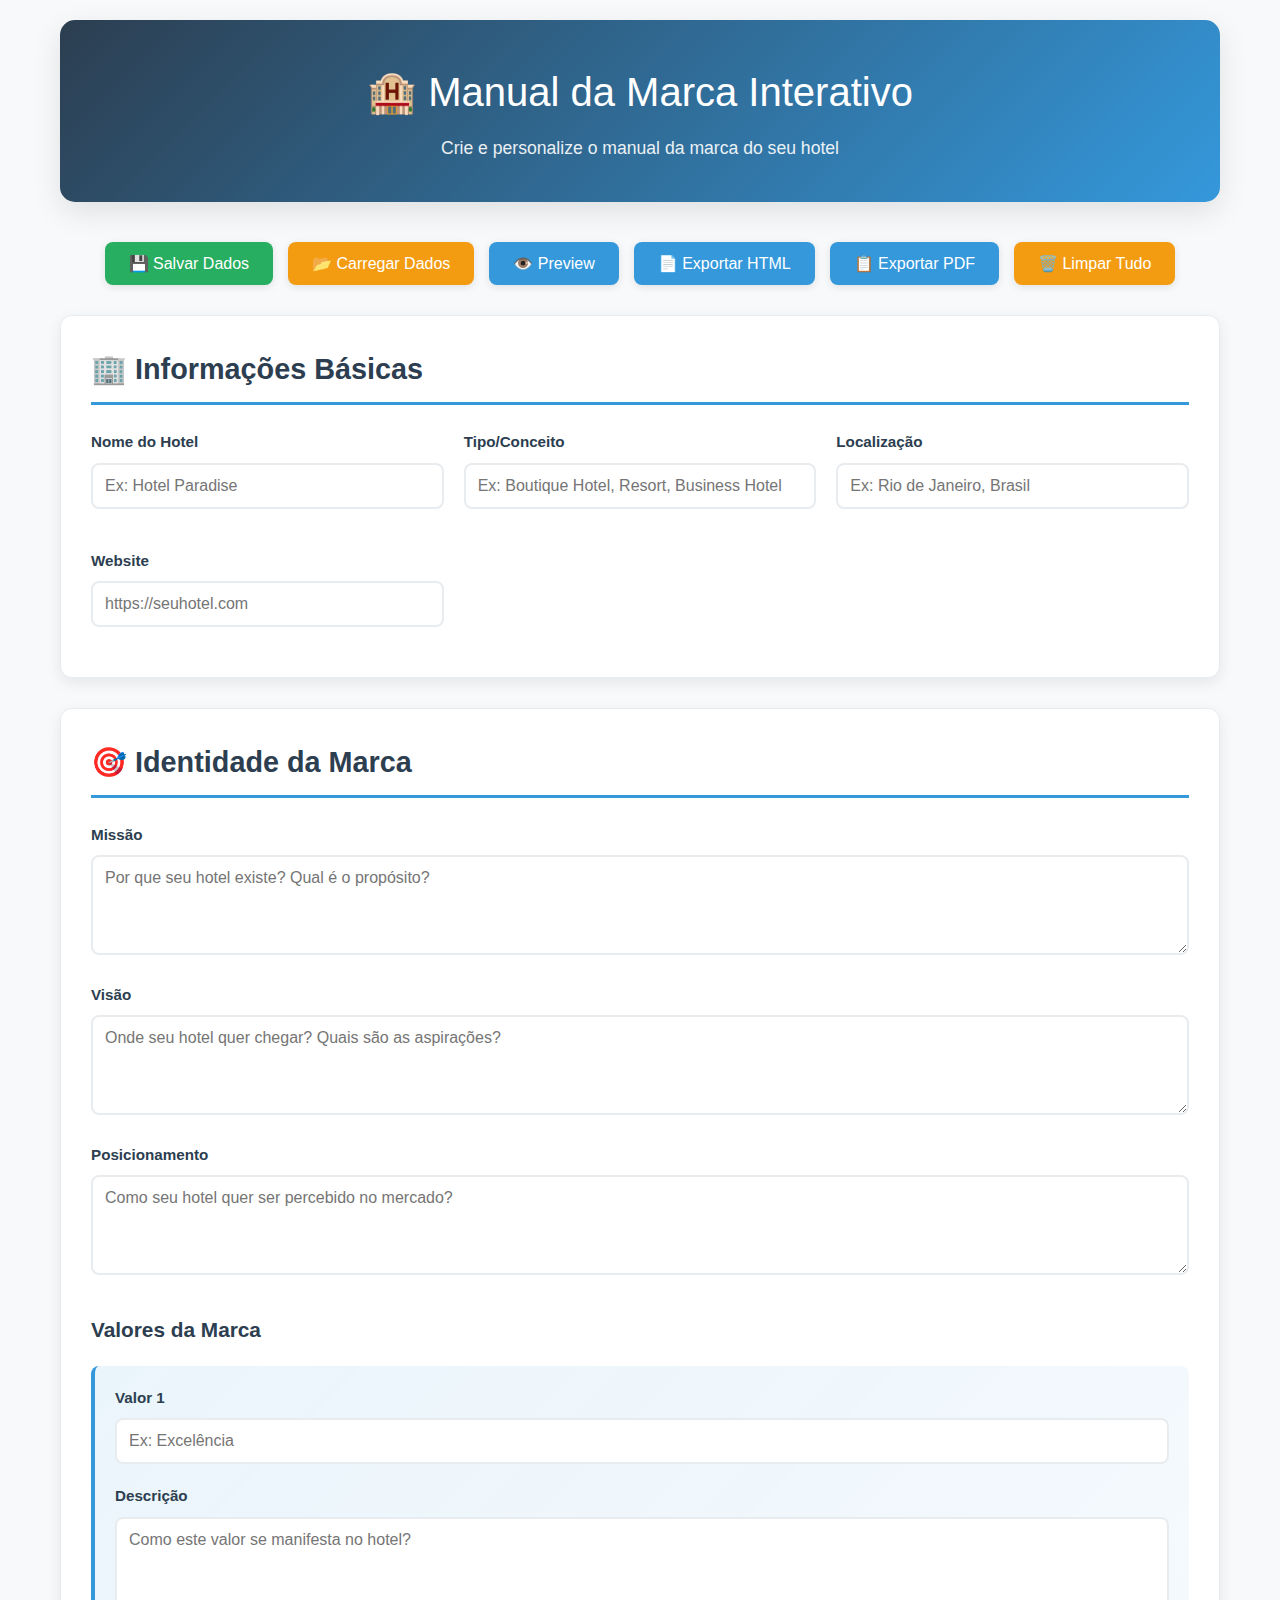
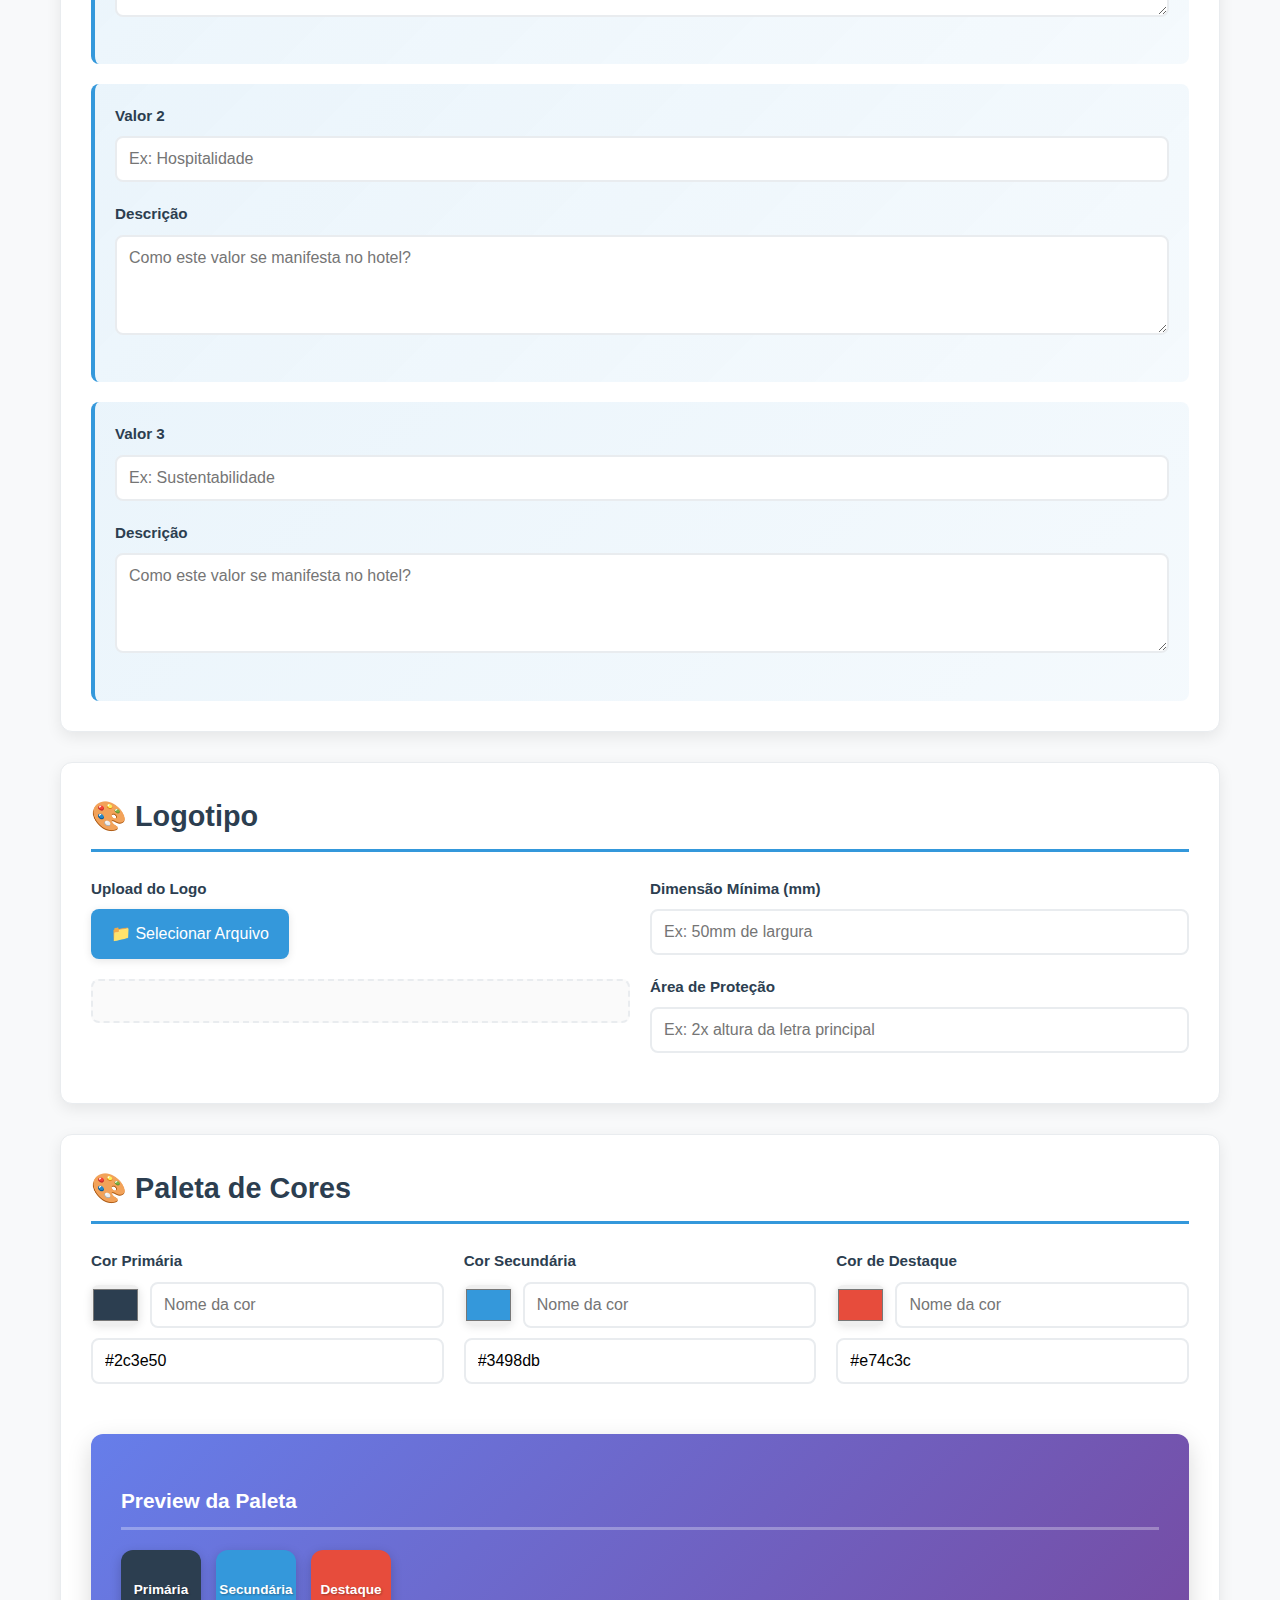
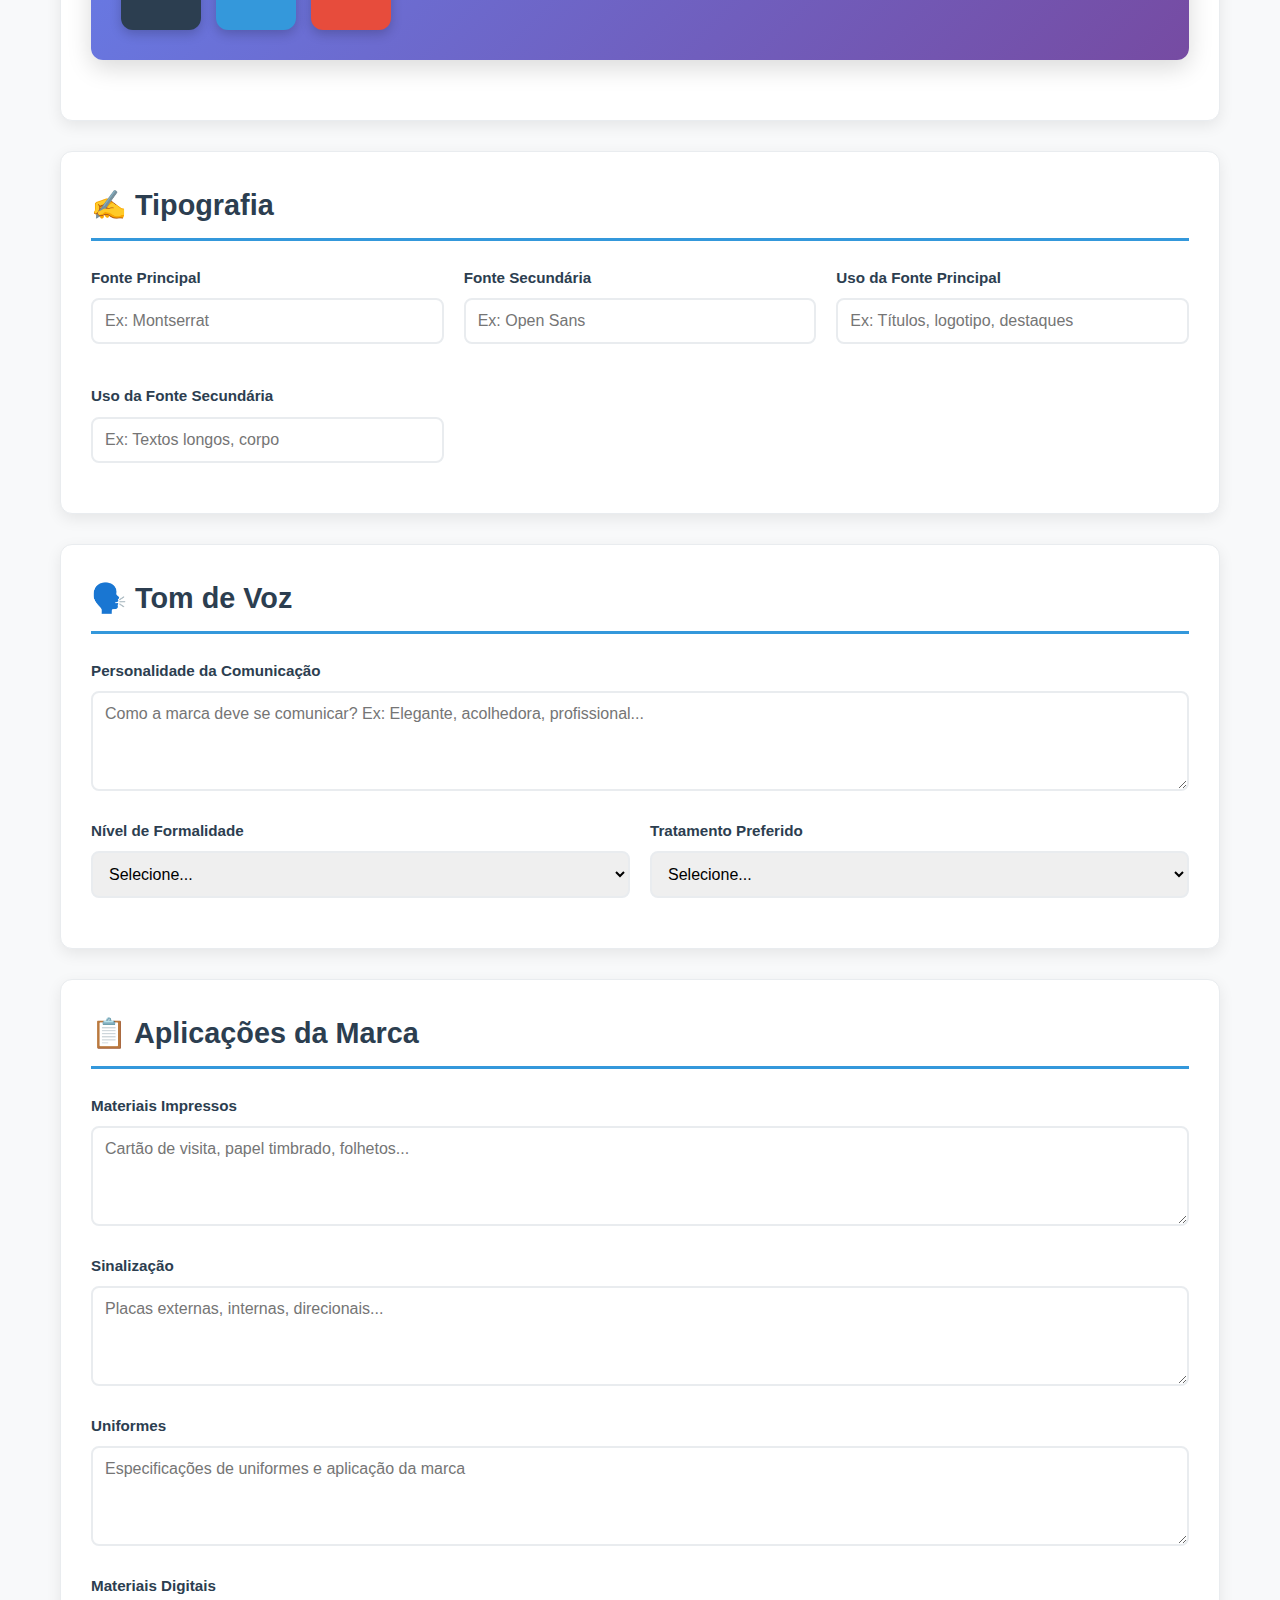
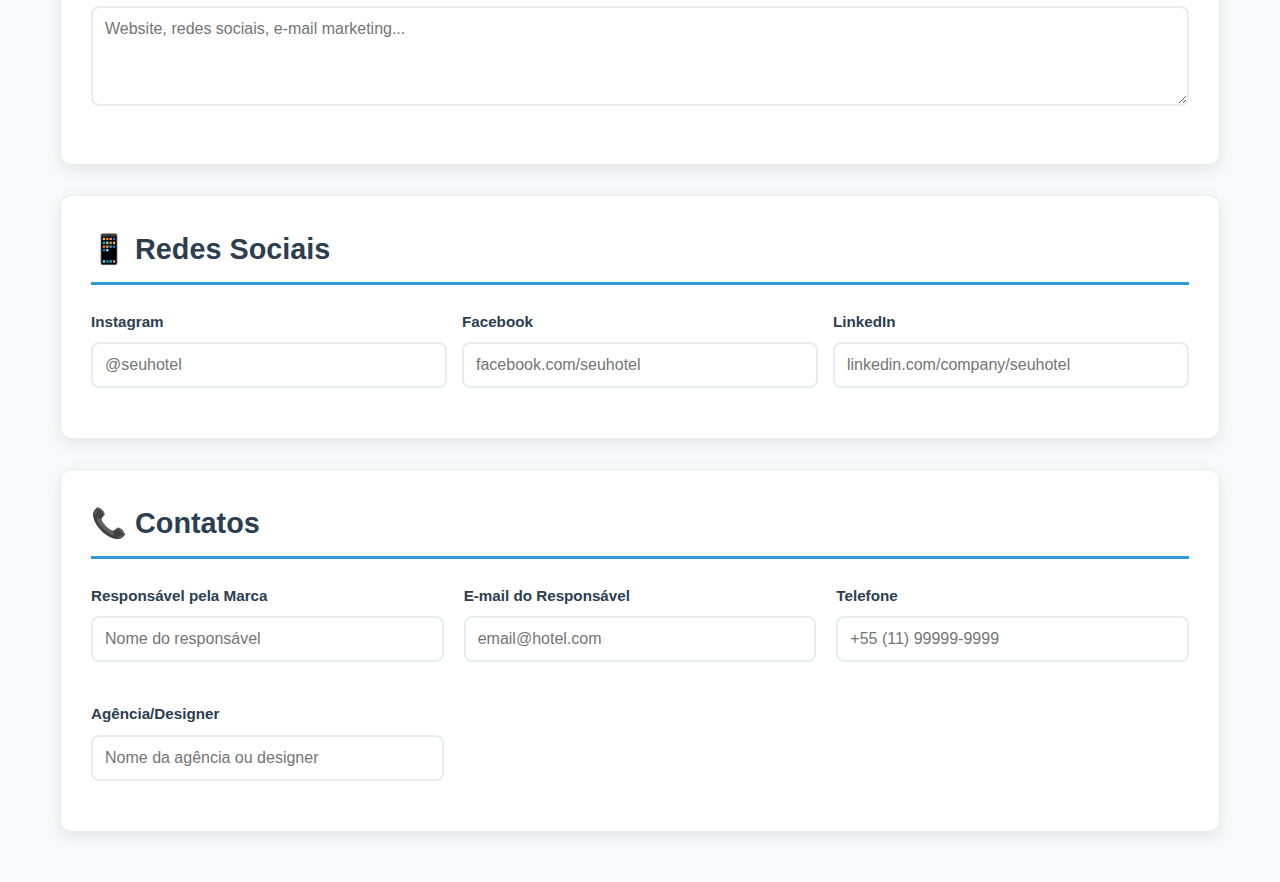
<file: backups/v01/index.html>
<!DOCTYPE html>
<html lang="pt-BR">
<head>
    <meta charset="UTF-8">
    <meta name="viewport" content="width=device-width, initial-scale=1.0">
    <title>Manual da Marca - Template Interativo</title>
    <link rel="stylesheet" href="css/styles.css">
    <link rel="stylesheet" href="css/customization.css">

</head>
<body>
    <div class="container">
        <div class="header">
            <h1>🏨 Manual da Marca Interativo</h1>
            <p>Crie e personalize o manual da marca do seu hotel</p>
        </div>

        <div class="controls">
            <button class="btn btn-success" onclick="saveData()">
                💾 Salvar Dados
            </button>
            <button class="btn btn-warning" onclick="loadData()">
                📂 Carregar Dados
            </button>
            <button class="btn btn-primary" onclick="previewManual()">
                👁️ Preview
            </button>
            <button class="btn btn-primary" onclick="exportHTML()">
                📄 Exportar HTML
            </button>
            <button class="btn btn-primary" onclick="exportPDF()">
                📋 Exportar PDF
            </button>
            <button class="btn btn-warning" onclick="clearAllData()">
                🗑️ Limpar Tudo
            </button>
        </div>

        <div class="loading" id="loading">
            <div class="spinner"></div>
            <p>Processando...</p>
        </div>

        <div class="success-message" id="successMessage">
            ✅ Operação realizada com sucesso!
        </div>

        <!-- Seção 1: Informações Básicas -->
        <section class="section">
            <h2>🏢 Informações Básicas</h2>
            <div class="grid grid-2">
                <div class="form-group">
                    <label>Nome do Hotel</label>
                    <input type="text" class="form-control" id="hotelName" placeholder="Ex: Hotel Paradise">
                </div>
                <div class="form-group">
                    <label>Tipo/Conceito</label>
                    <input type="text" class="form-control" id="hotelType" placeholder="Ex: Boutique Hotel, Resort, Business Hotel">
                </div>
                <div class="form-group">
                    <label>Localização</label>
                    <input type="text" class="form-control" id="hotelLocation" placeholder="Ex: Rio de Janeiro, Brasil">
                </div>
                <div class="form-group">
                    <label>Website</label>
                    <input type="url" class="form-control" id="hotelWebsite" placeholder="https://seuhotel.com">
                </div>
            </div>
        </section>

        <!-- Seção 2: Identidade da Marca -->
        <section class="section">
            <h2>🎯 Identidade da Marca</h2>
            <div class="form-group">
                <label>Missão</label>
                <textarea class="form-control" id="mission" placeholder="Por que seu hotel existe? Qual é o propósito?"></textarea>
            </div>
            <div class="form-group">
                <label>Visão</label>
                <textarea class="form-control" id="vision" placeholder="Onde seu hotel quer chegar? Quais são as aspirações?"></textarea>
            </div>
            <div class="form-group">
                <label>Posicionamento</label>
                <textarea class="form-control" id="positioning" placeholder="Como seu hotel quer ser percebido no mercado?"></textarea>
            </div>
            
            <h3 style="margin: 30px 0 20px 0; color: var(--primary-color);">Valores da Marca</h3>
            <div class="brand-values">
                <div class="value-item">
                    <div class="form-group">
                        <label>Valor 1</label>
                        <input type="text" class="form-control" id="value1" placeholder="Ex: Excelência">
                    </div>
                    <div class="form-group">
                        <label>Descrição</label>
                        <textarea class="form-control" id="valueDesc1" placeholder="Como este valor se manifesta no hotel?"></textarea>
                    </div>
                </div>
                <div class="value-item">
                    <div class="form-group">
                        <label>Valor 2</label>
                        <input type="text" class="form-control" id="value2" placeholder="Ex: Hospitalidade">
                    </div>
                    <div class="form-group">
                        <label>Descrição</label>
                        <textarea class="form-control" id="valueDesc2" placeholder="Como este valor se manifesta no hotel?"></textarea>
                    </div>
                </div>
                <div class="value-item">
                    <div class="form-group">
                        <label>Valor 3</label>
                        <input type="text" class="form-control" id="value3" placeholder="Ex: Sustentabilidade">
                    </div>
                    <div class="form-group">
                        <label>Descrição</label>
                        <textarea class="form-control" id="valueDesc3" placeholder="Como este valor se manifesta no hotel?"></textarea>
                    </div>
                </div>
            </div>
        </section>

        <!-- Seção 3: Logotipo -->
        <section class="section">
            <h2>🎨 Logotipo</h2>
            <div class="grid grid-2">
                <div>
                    <div class="form-group">
                        <label>Upload do Logo</label>
                        <div class="file-input-wrapper">
                            <input type="file" id="logoFile" accept="image/*" onchange="previewLogo(this)">
                            📁 Selecionar Arquivo
                        </div>
                    </div>
                    <div class="logo-preview" id="logoPreview"></div>
                </div>
                <div>
                    <div class="form-group">
                        <label>Dimensão Mínima (mm)</label>
                        <input type="text" class="form-control" id="logoMinSize" placeholder="Ex: 50mm de largura">
                    </div>
                    <div class="form-group">
                        <label>Área de Proteção</label>
                        <input type="text" class="form-control" id="logoProtection" placeholder="Ex: 2x altura da letra principal">
                    </div>
                </div>
            </div>
        </section>

        <!-- Seção 4: Paleta de Cores -->
        <section class="section">
            <h2>🎨 Paleta de Cores</h2>
            <div class="grid grid-3">
                <div class="form-group">
                    <label>Cor Primária</label>
                    <div class="color-input">
                        <input type="color" id="primaryColor" value="#2c3e50" onchange="updateColorPreview()">
                        <input type="text" class="form-control" id="primaryColorName" placeholder="Nome da cor">
                    </div>
                    <input type="text" class="form-control" id="primaryColorHex" placeholder="#HEX" style="margin-top: 10px;">
                </div>
                <div class="form-group">
                    <label>Cor Secundária</label>
                    <div class="color-input">
                        <input type="color" id="secondaryColor" value="#3498db" onchange="updateColorPreview()">
                        <input type="text" class="form-control" id="secondaryColorName" placeholder="Nome da cor">
                    </div>
                    <input type="text" class="form-control" id="secondaryColorHex" placeholder="#HEX" style="margin-top: 10px;">
                </div>
                <div class="form-group">
                    <label>Cor de Destaque</label>
                    <div class="color-input">
                        <input type="color" id="accentColor" value="#e74c3c" onchange="updateColorPreview()">
                        <input type="text" class="form-control" id="accentColorName" placeholder="Nome da cor">
                    </div>
                    <input type="text" class="form-control" id="accentColorHex" placeholder="#HEX" style="margin-top: 10px;">
                </div>
            </div>
            
            <div class="preview-section">
                <h3>Preview da Paleta</h3>
                <div class="color-preview" id="colorPreview">
                    <div class="color-swatch" style="background: #2c3e50;">Primária</div>
                    <div class="color-swatch" style="background: #3498db;">Secundária</div>
                    <div class="color-swatch" style="background: #e74c3c;">Destaque</div>
                </div>
            </div>
        </section>

        <!-- Seção 5: Tipografia -->
        <section class="section">
            <h2>✍️ Tipografia</h2>
            <div class="grid grid-2">
                <div class="form-group">
                    <label>Fonte Principal</label>
                    <input type="text" class="form-control" id="primaryFont" placeholder="Ex: Montserrat">
                </div>
                <div class="form-group">
                    <label>Fonte Secundária</label>
                    <input type="text" class="form-control" id="secondaryFont" placeholder="Ex: Open Sans">
                </div>
                <div class="form-group">
                    <label>Uso da Fonte Principal</label>
                    <input type="text" class="form-control" id="primaryFontUsage" placeholder="Ex: Títulos, logotipo, destaques">
                </div>
                <div class="form-group">
                    <label>Uso da Fonte Secundária</label>
                    <input type="text" class="form-control" id="secondaryFontUsage" placeholder="Ex: Textos longos, corpo">
                </div>
            </div>
        </section>

        <!-- Seção 6: Tom de Voz -->
        <section class="section">
            <h2>🗣️ Tom de Voz</h2>
            <div class="form-group">
                <label>Personalidade da Comunicação</label>
                <textarea class="form-control" id="voiceTone" placeholder="Como a marca deve se comunicar? Ex: Elegante, acolhedora, profissional..."></textarea>
            </div>
            <div class="grid grid-2">
                <div class="form-group">
                    <label>Nível de Formalidade</label>
                    <select class="form-control" id="formalityLevel">
                        <option value="">Selecione...</option>
                        <option value="muito-formal">Muito Formal</option>
                        <option value="formal">Formal</option>
                        <option value="semi-formal">Semi-formal</option>
                        <option value="casual">Casual</option>
                        <option value="muito-casual">Muito Casual</option>
                    </select>
                </div>
                <div class="form-group">
                    <label>Tratamento Preferido</label>
                    <select class="form-control" id="treatment">
                        <option value="">Selecione...</option>
                        <option value="voce">Você</option>
                        <option value="senhor-senhora">Senhor/Senhora</option>
                        <option value="misto">Misto (contexto)</option>
                    </select>
                </div>
            </div>
        </section>

        <!-- Seção 7: Aplicações -->
        <section class="section">
            <h2>📋 Aplicações da Marca</h2>
            <div class="form-group">
                <label>Materiais Impressos</label>
                <textarea class="form-control" id="printMaterials" placeholder="Cartão de visita, papel timbrado, folhetos..."></textarea>
            </div>
            <div class="form-group">
                <label>Sinalização</label>
                <textarea class="form-control" id="signage" placeholder="Placas externas, internas, direcionais..."></textarea>
            </div>
            <div class="form-group">
                <label>Uniformes</label>
                <textarea class="form-control" id="uniforms" placeholder="Especificações de uniformes e aplicação da marca"></textarea>
            </div>
            <div class="form-group">
                <label>Materiais Digitais</label>
                <textarea class="form-control" id="digitalMaterials" placeholder="Website, redes sociais, e-mail marketing..."></textarea>
            </div>
        </section>

        <!-- Seção 8: Redes Sociais -->
        <section class="section">
            <h2>📱 Redes Sociais</h2>
            <div class="social-links">
                <div class="social-item">
                    <div class="form-group">
                        <label>Instagram</label>
                        <input type="text" class="form-control" id="instagram" placeholder="@seuhotel">
                    </div>
                </div>
                <div class="social-item">
                    <div class="form-group">
                        <label>Facebook</label>
                        <input type="text" class="form-control" id="facebook" placeholder="facebook.com/seuhotel">
                    </div>
                </div>
                <div class="social-item">
                    <div class="form-group">
                        <label>LinkedIn</label>
                        <input type="text" class="form-control" id="linkedin" placeholder="linkedin.com/company/seuhotel">
                    </div>
                </div>
            </div>
        </section>

        <!-- Seção 9: Contatos -->
        <section class="section">
            <h2>📞 Contatos</h2>
            <div class="grid grid-2">
                <div class="form-group">
                    <label>Responsável pela Marca</label>
                    <input type="text" class="form-control" id="brandManager" placeholder="Nome do responsável">
                </div>
                <div class="form-group">
                    <label>E-mail do Responsável</label>
                    <input type="email" class="form-control" id="brandManagerEmail" placeholder="email@hotel.com">
                </div>
                <div class="form-group">
                    <label>Telefone</label>
                    <input type="tel" class="form-control" id="brandManagerPhone" placeholder="+55 (11) 99999-9999">
                </div>
                <div class="form-group">
                    <label>Agência/Designer</label>
                    <input type="text" class="form-control" id="designer" placeholder="Nome da agência ou designer">
                </div>
            </div>
        </section>
    </div>

    <!-- Scripts -->
    <script src="js/utils.js"></script>
    <script src="js/storage.js"></script>
    <script src="js/preview.js"></script>
    <script src="js/export.js"></script>
    <script src="js/customization.js"></script>
    <script src="js/app.js"></script>
</body>
</html>
</file>
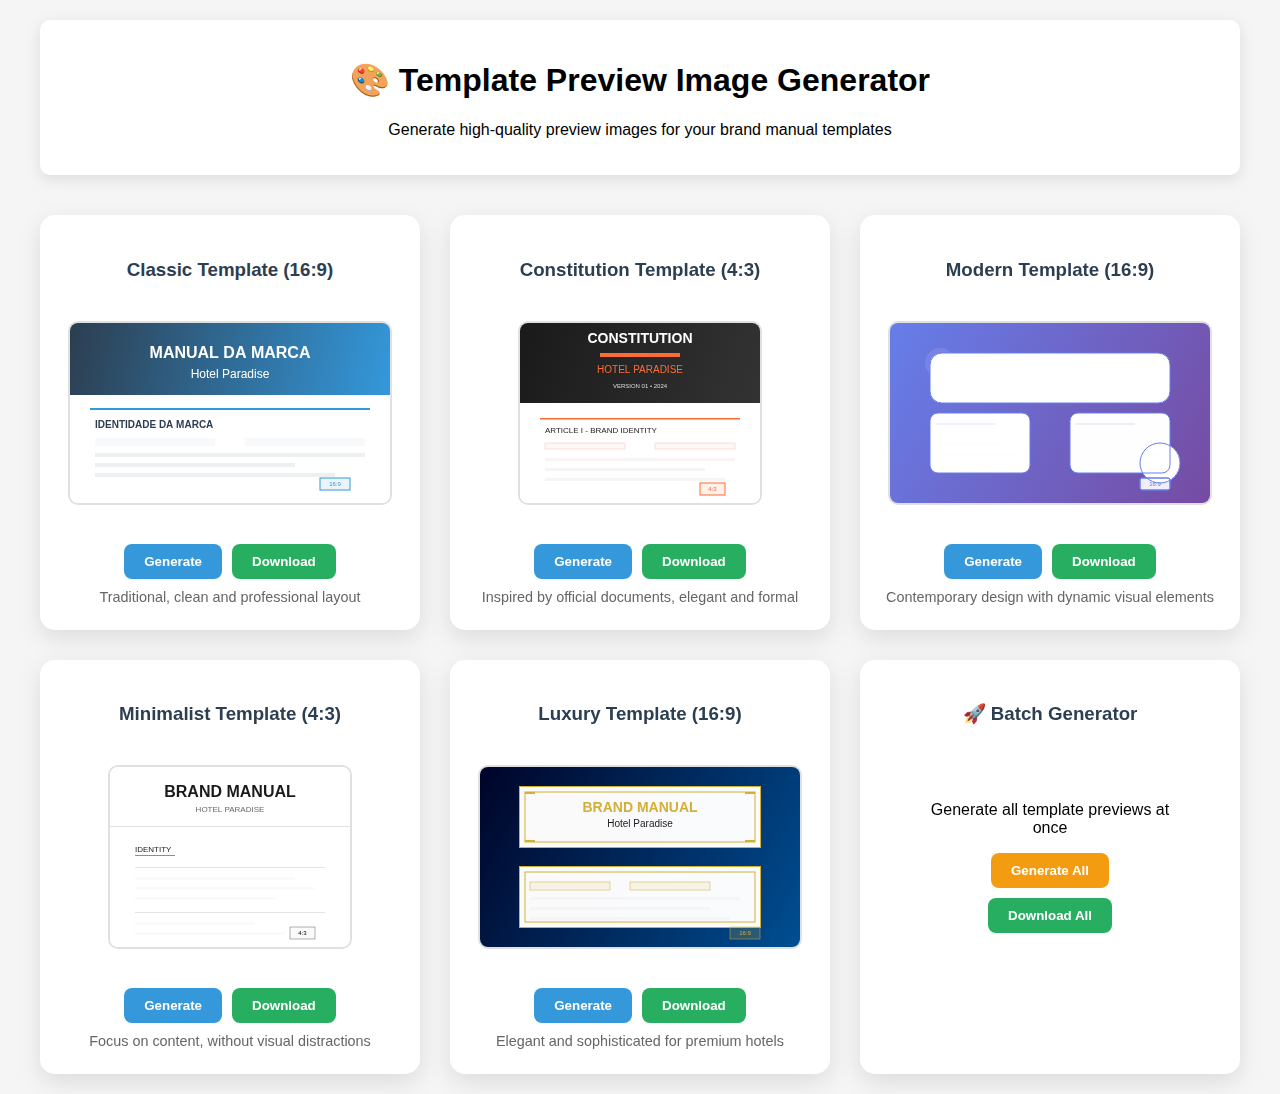
<file: image-generator.html>
<!DOCTYPE html>
<html lang="pt-BR">
<head>
    <meta charset="UTF-8">
    <meta name="viewport" content="width=device-width, initial-scale=1.0">
    <title>Template Preview Generator</title>
    <style>
        body {
            font-family: Arial, sans-serif;
            max-width: 1200px;
            margin: 0 auto;
            padding: 20px;
            background: #f5f5f5;
        }
        .header {
            text-align: center;
            margin-bottom: 40px;
            padding: 20px;
            background: white;
            border-radius: 10px;
            box-shadow: 0 4px 15px rgba(0,0,0,0.1);
        }
        .generator-grid {
            display: grid;
            grid-template-columns: repeat(auto-fit, minmax(350px, 1fr));
            gap: 30px;
        }
        .template-generator {
            background: white;
            border-radius: 15px;
            padding: 25px;
            box-shadow: 0 8px 25px rgba(0,0,0,0.1);
            text-align: center;
        }
        .template-generator h3 {
            color: #2c3e50;
            margin-bottom: 20px;
        }
        .preview-canvas {
            border: 2px solid #e0e0e0;
            border-radius: 10px;
            margin: 20px 0;
            background: white;
        }
        .controls {
            display: flex;
            gap: 10px;
            justify-content: center;
            flex-wrap: wrap;
            margin-top: 15px;
        }
        .btn {
            padding: 10px 20px;
            border: none;
            border-radius: 8px;
            cursor: pointer;
            font-weight: bold;
            transition: all 0.3s ease;
        }
        .btn-primary { background: #3498db; color: white; }
        .btn-success { background: #27ae60; color: white; }
        .btn-warning { background: #f39c12; color: white; }
        .btn:hover { transform: translateY(-2px); opacity: 0.9; }
        .template-info {
            font-size: 0.9rem;
            color: #666;
            margin-top: 10px;
        }
    </style>
</head>
<body>
    <div class="header">
        <h1>🎨 Template Preview Image Generator</h1>
        <p>Generate high-quality preview images for your brand manual templates</p>
    </div>

    <div class="generator-grid">
        <!-- Classic Template -->
        <div class="template-generator">
            <h3>Classic Template (16:9)</h3>
            <canvas id="classic-canvas" class="preview-canvas" width="320" height="180"></canvas>
            <div class="controls">
                <button class="btn btn-primary" onclick="drawClassic()">Generate</button>
                <button class="btn btn-success" onclick="downloadCanvas('classic-canvas', 'classic-preview.png')">Download</button>
            </div>
            <div class="template-info">Traditional, clean and professional layout</div>
        </div>

        <!-- Constitution Template -->
        <div class="template-generator">
            <h3>Constitution Template (4:3)</h3>
            <canvas id="constitution-canvas" class="preview-canvas" width="240" height="180"></canvas>
            <div class="controls">
                <button class="btn btn-primary" onclick="drawConstitution()">Generate</button>
                <button class="btn btn-success" onclick="downloadCanvas('constitution-canvas', 'constitution-preview.png')">Download</button>
            </div>
            <div class="template-info">Inspired by official documents, elegant and formal</div>
        </div>

        <!-- Modern Template -->
        <div class="template-generator">
            <h3>Modern Template (16:9)</h3>
            <canvas id="modern-canvas" class="preview-canvas" width="320" height="180"></canvas>
            <div class="controls">
                <button class="btn btn-primary" onclick="drawModern()">Generate</button>
                <button class="btn btn-success" onclick="downloadCanvas('modern-canvas', 'modern-preview.png')">Download</button>
            </div>
            <div class="template-info">Contemporary design with dynamic visual elements</div>
        </div>

        <!-- Minimalist Template -->
        <div class="template-generator">
            <h3>Minimalist Template (4:3)</h3>
            <canvas id="minimalist-canvas" class="preview-canvas" width="240" height="180"></canvas>
            <div class="controls">
                <button class="btn btn-primary" onclick="drawMinimalist()">Generate</button>
                <button class="btn btn-success" onclick="downloadCanvas('minimalist-canvas', 'minimalist-preview.png')">Download</button>
            </div>
            <div class="template-info">Focus on content, without visual distractions</div>
        </div>

        <!-- Luxury Template -->
        <div class="template-generator">
            <h3>Luxury Template (16:9)</h3>
            <canvas id="luxury-canvas" class="preview-canvas" width="320" height="180"></canvas>
            <div class="controls">
                <button class="btn btn-primary" onclick="drawLuxury()">Generate</button>
                <button class="btn btn-success" onclick="downloadCanvas('luxury-canvas', 'luxury-preview.png')">Download</button>
            </div>
            <div class="template-info">Elegant and sophisticated for premium hotels</div>
        </div>

        <!-- Batch Generator -->
        <div class="template-generator">
            <h3>🚀 Batch Generator</h3>
            <div style="padding: 40px;">
                <p>Generate all template previews at once</p>
                <div class="controls">
                    <button class="btn btn-warning" onclick="generateAll()">Generate All</button>
                    <button class="btn btn-success" onclick="downloadAll()">Download All</button>
                </div>
            </div>
        </div>
    </div>

    <script>
        // Draw functions for each template
        function drawClassic() {
            const canvas = document.getElementById('classic-canvas');
            const ctx = canvas.getContext('2d');
            ctx.clearRect(0, 0, canvas.width, canvas.height);

            // Header gradient
            const gradient = ctx.createLinearGradient(0, 0, 320, 72);
            gradient.addColorStop(0, '#2c3e50');
            gradient.addColorStop(1, '#3498db');
            ctx.fillStyle = gradient;
            ctx.fillRect(0, 0, 320, 72);

            // Header text
            ctx.fillStyle = 'white';
            ctx.font = 'bold 16px Arial';
            ctx.textAlign = 'center';
            ctx.fillText('MANUAL DA MARCA', 160, 35);
            ctx.font = '12px Arial';
            ctx.fillText('Hotel Paradise', 160, 55);

            // Content area
            ctx.fillStyle = '#ffffff';
            ctx.fillRect(0, 72, 320, 108);

            // Section header
            ctx.fillStyle = '#3498db';
            ctx.fillRect(20, 85, 280, 2);
            ctx.fillStyle = '#2c3e50';
            ctx.font = 'bold 10px Arial';
            ctx.textAlign = 'left';
            ctx.fillText('IDENTIDADE DA MARCA', 25, 105);

            // Content blocks
            ctx.fillStyle = '#f8f9fa';
            ctx.fillRect(25, 115, 120, 8);
            ctx.fillRect(175, 115, 120, 8);
            ctx.fillStyle = '#ecf0f1';
            ctx.fillRect(25, 130, 270, 4);
            ctx.fillRect(25, 140, 200, 4);
            ctx.fillRect(25, 150, 240, 4);

            // Aspect ratio indicator
            ctx.fillStyle = 'rgba(52,152,219,0.1)';
            ctx.fillRect(250, 155, 30, 12);
            ctx.strokeStyle = '#3498db';
            ctx.strokeRect(250, 155, 30, 12);
            ctx.fillStyle = '#3498db';
            ctx.font = '6px Arial';
            ctx.textAlign = 'center';
            ctx.fillText('16:9', 265, 163);
        }

        function drawConstitution() {
            const canvas = document.getElementById('constitution-canvas');
            const ctx = canvas.getContext('2d');
            ctx.clearRect(0, 0, canvas.width, canvas.height);

            // Background
            ctx.fillStyle = '#f8f8f8';
            ctx.fillRect(0, 0, 240, 180);

            // Header gradient
            const gradient = ctx.createLinearGradient(0, 0, 240, 80);
            gradient.addColorStop(0, '#1a1a1a');
            gradient.addColorStop(1, '#333333');
            ctx.fillStyle = gradient;
            ctx.fillRect(0, 0, 240, 80);

            // Orange accent
            ctx.fillStyle = '#ff6b35';
            ctx.fillRect(80, 30, 80, 4);

            // Header text
            ctx.fillStyle = 'white';
            ctx.font = 'bold 14px Arial';
            ctx.textAlign = 'center';
            ctx.fillText('CONSTITUTION', 120, 20);
            ctx.fillStyle = '#ff6b35';
            ctx.font = '10px Arial';
            ctx.fillText('HOTEL PARADISE', 120, 50);
            ctx.fillStyle = 'rgba(255,255,255,0.8)';
            ctx.font = '6px Arial';
            ctx.fillText('VERSION 01 • 2024', 120, 65);

            // Content Area
            ctx.fillStyle = 'white';
            ctx.fillRect(0, 80, 240, 100);

            // Article Section
            ctx.fillStyle = '#ff6b35';
            ctx.fillRect(20, 95, 200, 1.5);
            ctx.fillStyle = '#1a1a1a';
            ctx.font = '8px Arial';
            ctx.textAlign = 'left';
            ctx.fillText('ARTICLE I - BRAND IDENTITY', 25, 110);

            // Content blocks
            ctx.fillStyle = 'rgba(255,107,53,0.05)';
            ctx.fillRect(25, 120, 80, 6);
            ctx.fillRect(135, 120, 80, 6);
            ctx.strokeStyle = 'rgba(255,107,53,0.2)';
            ctx.strokeRect(25, 120, 80, 6);
            ctx.strokeRect(135, 120, 80, 6);

            ctx.fillStyle = '#f5f5f5';
            ctx.fillRect(25, 135, 190, 3);
            ctx.fillRect(25, 145, 160, 3);
            ctx.fillRect(25, 155, 180, 3);

            // Aspect ratio indicator
            ctx.fillStyle = 'rgba(255,107,53,0.1)';
            ctx.fillRect(180, 160, 25, 12);
            ctx.strokeStyle = '#ff6b35';
            ctx.strokeRect(180, 160, 25, 12);
            ctx.fillStyle = '#ff6b35';
            ctx.font = '6px Arial';
            ctx.textAlign = 'center';
            ctx.fillText('4:3', 192.5, 168);
        }

        function drawModern() {
            const canvas = document.getElementById('modern-canvas');
            const ctx = canvas.getContext('2d');
            ctx.clearRect(0, 0, canvas.width, canvas.height);

            // Background gradient
            const bgGradient = ctx.createLinearGradient(0, 0, 320, 180);
            bgGradient.addColorStop(0, '#667eea');
            bgGradient.addColorStop(1, '#764ba2');
            ctx.fillStyle = bgGradient;
            ctx.fillRect(0, 0, 320, 180);

            // Floating elements
            ctx.fillStyle = 'rgba(255,255,255,0.1)';
            ctx.beginPath();
            ctx.arc(50, 40, 15, 0, 2 * Math.PI);
            ctx.fill();
            ctx.beginPath();
            ctx.arc(270, 140, 20, 0, 2 * Math.PI);
            ctx.fill();

            // Header card
            ctx.fillStyle = 'rgba(255,255,255,0.95)';
            ctx.roundRect(40, 30, 240, 50, 12);
            ctx.fill();

            ctx.fillStyle = '#667eea';
            ctx.font = 'bold 14px Arial';
            ctx.textAlign = 'center';
            ctx.fillText('BRAND MANUAL', 160, 50);
            ctx.fillStyle = '#2c3e50';
            ctx.font = '10px Arial';
            ctx.fillText('Hotel Paradise', 160, 65);

            // Content Cards
            ctx.fillStyle = 'rgba(255,255,255,0.9)';
            ctx.roundRect(40, 90, 100, 60, 8);
            ctx.fill();
            ctx.roundRect(180, 90, 100, 60, 8);
            ctx.fill();

            // Card Content
            ctx.fillStyle = '#667eea';
            ctx.fillRect(45, 100, 60, 2);
            ctx.fillStyle = '#ecf0f1';
            ctx.fillRect(45, 110, 80, 3);
            ctx.fillRect(45, 120, 70, 3);
            ctx.fillRect(45, 130, 85, 3);

            ctx.fillStyle = '#764ba2';
            ctx.fillRect(185, 100, 60, 2);
            ctx.fillStyle = '#ecf0f1';
            ctx.fillRect(185, 110, 80, 3);
            ctx.fillRect(185, 120, 70, 3);
            ctx.fillRect(185, 130, 85, 3);

            // Aspect ratio indicator
            ctx.fillStyle = 'rgba(255,255,255,0.9)';
            ctx.roundRect(250, 155, 30, 12, 2);
            ctx.fill();
            ctx.strokeStyle = '#667eea';
            ctx.roundRect(250, 155, 30, 12, 2);
            ctx.stroke();
            ctx.fillStyle = '#667eea';
            ctx.font = '6px Arial';
            ctx.textAlign = 'center';
            ctx.fillText('16:9', 265, 163);
        }

        function drawMinimalist() {
            const canvas = document.getElementById('minimalist-canvas');
            const ctx = canvas.getContext('2d');
            ctx.clearRect(0, 0, canvas.width, canvas.height);

            // Background
            ctx.fillStyle = 'white';
            ctx.fillRect(0, 0, 240, 180);

            // Header
            ctx.fillStyle = '#e0e0e0';
            ctx.fillRect(0, 59, 240, 1);
            ctx.fillStyle = '#1a1a1a';
            ctx.font = 'bold 16px Arial';
            ctx.textAlign = 'center';
            ctx.fillText('BRAND MANUAL', 120, 30);
            ctx.fillStyle = '#666';
            ctx.font = '8px Arial';
            ctx.fillText('HOTEL PARADISE', 120, 45);

            // Content Section
            ctx.fillStyle = '#1a1a1a';
            ctx.font = '8px Arial';
            ctx.textAlign = 'left';
            ctx.fillText('IDENTITY', 25, 85);
            ctx.fillRect(25, 88, 40, 0.5);

            // Content blocks
            ctx.fillStyle = 'rgba(0,0,0,0.1)';
            ctx.fillRect(25, 100, 190, 1);
            ctx.fillStyle = '#fafafa';
            ctx.fillRect(25, 110, 160, 3);
            ctx.fillRect(25, 120, 180, 3);
            ctx.fillRect(25, 130, 140, 3);

            ctx.fillStyle = 'rgba(0,0,0,0.1)';
            ctx.fillRect(25, 145, 190, 1);
            ctx.fillStyle = '#fafafa';
            ctx.fillRect(25, 155, 120, 3);
            ctx.fillRect(25, 165, 150, 3);

            // Aspect ratio indicator
            ctx.fillStyle = '#fafafa';
            ctx.fillRect(180, 160, 25, 12);
            ctx.strokeStyle = '#000';
            ctx.lineWidth = 0.3;
            ctx.strokeRect(180, 160, 25, 12);
            ctx.fillStyle = '#000';
            ctx.font = '6px Arial';
            ctx.textAlign = 'center';
            ctx.fillText('4:3', 192.5, 168);
        }

        function drawLuxury() {
            const canvas = document.getElementById('luxury-canvas');
            const ctx = canvas.getContext('2d');
            ctx.clearRect(0, 0, canvas.width, canvas.height);

            // Background gradient
            const bgGradient = ctx.createLinearGradient(0, 0, 320, 180);
            bgGradient.addColorStop(0, '#000428');
            bgGradient.addColorStop(1, '#004e92');
            ctx.fillStyle = bgGradient;
            ctx.fillRect(0, 0, 320, 180);

            // Header card
            ctx.fillStyle = 'rgba(255,255,255,0.98)';
            ctx.strokeStyle = '#d4af37';
            ctx.lineWidth = 2;
            ctx.strokeRect(40, 20, 240, 60);
            ctx.fillRect(40, 20, 240, 60);

            // Inner border
            ctx.strokeStyle = '#d4af37';
            ctx.lineWidth = 1;
            ctx.strokeRect(45, 25, 230, 50);

            ctx.fillStyle = '#d4af37';
            ctx.font = 'bold 14px Arial';
            ctx.textAlign = 'center';
            ctx.fillText('BRAND MANUAL', 160, 45);
            ctx.fillStyle = '#1a1a1a';
            ctx.font = '10px Arial';
            ctx.fillText('Hotel Paradise', 160, 60);

            // Content Section
            ctx.fillStyle = 'rgba(255,255,255,0.98)';
            ctx.strokeStyle = '#d4af37';
            ctx.lineWidth = 2;
            ctx.strokeRect(40, 100, 240, 60);
            ctx.fillRect(40, 100, 240, 60);

            // Inner border
            ctx.strokeStyle = '#d4af37';
            ctx.lineWidth = 1;
            ctx.strokeRect(45, 105, 230, 50);

            // Content blocks
            ctx.fillStyle = 'rgba(212,175,55,0.1)';
            ctx.strokeStyle = '#d4af37';
            ctx.lineWidth = 0.5;
            ctx.strokeRect(50, 115, 80, 8);
            ctx.fillRect(50, 115, 80, 8);
            ctx.strokeRect(150, 115, 80, 8);
            ctx.fillRect(150, 115, 80, 8);

            ctx.fillStyle = '#f5f5f5';
            ctx.fillRect(50, 130, 210, 3);
            ctx.fillRect(50, 140, 180, 3);
            ctx.fillRect(50, 150, 200, 3);

            // Decorative corners
            ctx.fillStyle = '#d4af37';
            ctx.fillRect(45, 25, 10, 2);
            ctx.fillRect(265, 25, 10, 2);
            ctx.fillRect(45, 73, 10, 2);
            ctx.fillRect(265, 73, 10, 2);

            // Aspect ratio indicator
            ctx.fillStyle = 'rgba(212,175,55,0.2)';
            ctx.strokeStyle = '#d4af37';
            ctx.lineWidth = 0.5;
            ctx.strokeRect(250, 160, 30, 12);
            ctx.fillRect(250, 160, 30, 12);
            ctx.fillStyle = '#d4af37';
            ctx.font = '6px Arial';
            ctx.textAlign = 'center';
            ctx.fillText('16:9', 265, 168);
        }

        // Utility functions
        function downloadCanvas(canvasId, filename) {
            const canvas = document.getElementById(canvasId);
            const link = document.createElement('a');
            link.download = filename;
            link.href = canvas.toDataURL();
            link.click();
        }

        function generateAll() {
            drawClassic();
            drawConstitution();
            drawModern();
            drawMinimalist();
            drawLuxury();
            alert('All templates generated! You can now download them individually.');
        }

        function downloadAll() {
            setTimeout(() => downloadCanvas('classic-canvas', 'classic-preview.png'), 100);
            setTimeout(() => downloadCanvas('constitution-canvas', 'constitution-preview.png'), 200);
            setTimeout(() => downloadCanvas('modern-canvas', 'modern-preview.png'), 300);
            setTimeout(() => downloadCanvas('minimalist-canvas', 'minimalist-preview.png'), 400);
            setTimeout(() => downloadCanvas('luxury-canvas', 'luxury-preview.png'), 500);
            alert('All template previews downloaded!');
        }

        // Add roundRect function for older browsers
        if (!CanvasRenderingContext2D.prototype.roundRect) {
            CanvasRenderingContext2D.prototype.roundRect = function(x, y, width, height, radius) {
                this.beginPath();
                this.moveTo(x + radius, y);
                this.lineTo(x + width - radius, y);
                this.quadraticCurveTo(x + width, y, x + width, y + radius);
                this.lineTo(x + width, y + height - radius);
                this.quadraticCurveTo(x + width, y + height, x + width - radius, y + height);
                this.lineTo(x + radius, y + height);
                this.quadraticCurveTo(x, y + height, x, y + height - radius);
                this.lineTo(x, y + radius);
                this.quadraticCurveTo(x, y, x + radius, y);
                this.closePath();
            };
        }

        // Auto-generate on page load
        window.addEventListener('load', function() {
            setTimeout(generateAll, 500);
        });
    </script>
</body>
</html>
</file>
<file: backups/v01/css/customization.css>
/* Sistema de Customização - Estilos */

/* Painel de Customização */
.customization-panel {
    background: linear-gradient(135deg, #667eea 0%, #764ba2 100%);
    color: white;
    border: 3px solid #4a90e2;
    position: relative;
    overflow: hidden;
}

.customization-panel::before {
    content: '';
    position: absolute;
    top: -50%;
    left: -50%;
    width: 200%;
    height: 200%;
    background: radial-gradient(circle, rgba(255,255,255,0.1) 0%, transparent 70%);
    animation: customizationGlow 4s ease-in-out infinite;
}

@keyframes customizationGlow {
    0%, 100% { opacity: 0.3; transform: scale(1); }
    50% { opacity: 0.6; transform: scale(1.05); }
}

.customization-panel h2 {
    color: white;
    border-bottom-color: rgba(255,255,255,0.3);
    position: relative;
    z-index: 1;
}

.customization-panel h3 {
    color: rgba(255,255,255,0.95);
    position: relative;
    z-index: 1;
}

/* Grupos de Customização */
.customization-group {
    background: rgba(255,255,255,0.1);
    padding: 25px;
    border-radius: 12px;
    margin: 25px 0;
    backdrop-filter: blur(10px);
    border: 1px solid rgba(255,255,255,0.2);
    position: relative;
    z-index: 1;
}

.customization-group h3 {
    margin-bottom: 20px;
    font-size: 1.2rem;
}

/* Customizador de Seções */
.sections-customizer {
    max-height: 400px;
    overflow-y: auto;
    padding-right: 10px;
}

.sections-customizer::-webkit-scrollbar {
    width: 8px;
}

.sections-customizer::-webkit-scrollbar-track {
    background: rgba(255,255,255,0.1);
    border-radius: 4px;
}

.sections-customizer::-webkit-scrollbar-thumb {
    background: rgba(255,255,255,0.3);
    border-radius: 4px;
}

.sections-customizer::-webkit-scrollbar-thumb:hover {
    background: rgba(255,255,255,0.5);
}

.section-customizer {
    background: rgba(255,255,255,0.08);
    border-radius: 8px;
    margin-bottom: 15px;
    border: 1px solid rgba(255,255,255,0.15);
    overflow: hidden;
    transition: all 0.3s ease;
}

.section-customizer:hover {
    background: rgba(255,255,255,0.12);
    transform: translateY(-2px);
    box-shadow: 0 4px 15px rgba(0,0,0,0.2);
}

.section-customizer-header {
    padding: 15px 20px;
    cursor: pointer;
    display: flex;
    justify-content: space-between;
    align-items: center;
    transition: background 0.3s ease;
}

.section-customizer-header:hover {
    background: rgba(255,255,255,0.1);
}

.section-customizer-header h4 {
    color: white;
    margin: 0;
    font-size: 1rem;
}

.toggle-icon {
    font-size: 0.8rem;
    transition: transform 0.3s ease;
    color: rgba(255,255,255,0.7);
}

.section-customizer-content {
    padding: 20px;
    border-top: 1px solid rgba(255,255,255,0.1);
    background: rgba(255,255,255,0.05);
}

/* Preview da Capa */
.cover-preview {
    position: relative;
    overflow: hidden;
    border: 2px solid rgba(255,255,255,0.2) !important;
    background: rgba(255,255,255,0.05) !important;
    transition: all 0.3s ease;
}

.cover-preview:hover {
    border-color: rgba(255,255,255,0.4) !important;
    box-shadow: 0 8px 25px rgba(0,0,0,0.3);
}

/* Controles de Customização */
.customization-controls {
    display: flex;
    gap: 15px;
    justify-content: center;
    margin-top: 30px;
    flex-wrap: wrap;
    position: relative;
    z-index: 1;
}

.customization-controls .btn {
    background: rgba(255,255,255,0.9);
    color: #4a90e2;
    border: 2px solid rgba(255,255,255,0.3);
    font-weight: 600;
    padding: 12px 25px;
    transition: all 0.3s ease;
}

.customization-controls .btn:hover {
    background: white;
    transform: translateY(-3px);
    box-shadow: 0 6px 20px rgba(0,0,0,0.2);
}

.customization-controls .btn-primary {
    background: linear-gradient(45deg, #4a90e2, #667eea);
    color: white;
    border-color: transparent;
}

.customization-controls .btn-success {
    background: linear-gradient(45deg, #27ae60, #2ecc71);
    color: white;
    border-color: transparent;
}

.customization-controls .btn-warning {
    background: linear-gradient(45deg, #f39c12, #e67e22);
    color: white;
    border-color: transparent;
}

/* Form Controls no Painel de Customização */
.customization-panel .form-control {
    background: rgba(255,255,255,0.15);
    border: 1px solid rgba(255,255,255,0.3);
    color: white;
    border-radius: 6px;
    transition: all 0.3s ease;
}

.customization-panel .form-control:focus {
    background: rgba(255,255,255,0.25);
    border-color: rgba(255,255,255,0.6);
    box-shadow: 0 0 0 3px rgba(255,255,255,0.1);
    color: white;
}

.customization-panel .form-control::placeholder {
    color: rgba(255,255,255,0.7);
}

.customization-panel .form-control option {
    background: #4a90e2;
    color: white;
}

/* Labels no Painel */
.customization-panel .form-group label {
    color: rgba(255,255,255,0.9);
    font-weight: 500;
    text-shadow: 1px 1px 2px rgba(0,0,0,0.3);
}

/* File Input Wrapper no Painel */
.customization-panel .file-input-wrapper {
    background: rgba(255,255,255,0.2);
    border: 1px solid rgba(255,255,255,0.3);
    color: white;
    transition: all 0.3s ease;
}

.customization-panel .file-input-wrapper:hover {
    background: rgba(255,255,255,0.3);
    border-color: rgba(255,255,255,0.5);
    transform: translateY(-2px);
}

/* Range Input Styling */
.customization-panel input[type="range"] {
    background: transparent;
    outline: none;
    height: 6px;
    border-radius: 3px;
}

.customization-panel input[type="range"]::-webkit-slider-track {
    background: rgba(255,255,255,0.3);
    height: 6px;
    border-radius: 3px;
}

.customization-panel input[type="range"]::-webkit-slider-thumb {
    -webkit-appearance: none;
    appearance: none;
    width: 18px;
    height: 18px;
    border-radius: 50%;
    background: white;
    cursor: pointer;
    box-shadow: 0 2px 6px rgba(0,0,0,0.3);
    transition: all 0.3s ease;
}

.customization-panel input[type="range"]::-webkit-slider-thumb:hover {
    transform: scale(1.2);
    box-shadow: 0 4px 12px rgba(0,0,0,0.4);
}

/* Color Input Styling */
.customization-panel input[type="color"] {
    width: 50px;
    height: 35px;
    border: 2px solid rgba(255,255,255,0.3);
    border-radius: 6px;
    cursor: pointer;
    transition: all 0.3s ease;
}

.customization-panel input[type="color"]:hover {
    border-color: rgba(255,255,255,0.6);
    transform: scale(1.05);
}

/* Seções Customizadas */
.section.customized {
    transition: all 0.5s ease;
    position: relative;
}

.section.customized::before {
    content: '✨';
    position: absolute;
    top: 15px;
    right: 15px;
    font-size: 1.2rem;
    opacity: 0.7;
    animation: sparkle 2s ease-in-out infinite;
}

@keyframes sparkle {
    0%, 100% { opacity: 0.3; transform: scale(1); }
    50% { opacity: 0.8; transform: scale(1.2); }
}

/* Header Customizado */
.header.customized {
    position: relative;
    overflow: hidden;
}

.header.customized::after {
    content: '';
    position: absolute;
    top: 0;
    left: 0;
    right: 0;
    bottom: 0;
    background: inherit;
    filter: blur(20px);
    transform: scale(1.1);
    z-index: -1;
}

/* Small Text Styling */
.customization-panel small {
    color: rgba(255,255,255,0.8);
    font-size: 0.8rem;
}

/* Grid Adjustments for Customization */
.customization-panel .grid {
    gap: 15px;
}

.customization-panel .grid-2 {
    grid-template-columns: repeat(auto-fit, minmax(250px, 1fr));
}

.customization-panel .grid-3 {
    grid-template-columns: repeat(auto-fit, minmax(200px, 1fr));
}

/* Responsive Design */
@media (max-width: 768px) {
    .customization-panel {
        padding: 20px;
    }
    
    .customization-group {
        padding: 20px;
        margin: 20px 0;
    }
    
    .customization-controls {
        flex-direction: column;
    }
    
    .customization-controls .btn {
        width: 100%;
        margin-bottom: 10px;
    }
    
    .section-customizer-header {
        padding: 12px 15px;
    }
    
    .section-customizer-content {
        padding: 15px;
    }
    
    .sections-customizer {
        max-height: 300px;
    }
    
    .cover-preview {
        min-height: 150px !important;
    }
    
    .customization-panel .grid-2,
    .customization-panel .grid-3 {
        grid-template-columns: 1fr;
    }
}

/* Dark Mode Adjustments */
@media (prefers-color-scheme: dark) {
    .customization-panel {
        background: linear-gradient(135deg, #2c3e50 0%, #3498db 100%);
    }
    
    .customization-group {
        background: rgba(0,0,0,0.2);
        border-color: rgba(255,255,255,0.1);
    }
}

/* Animation for Panel Entrance */
.customization-panel {
    animation: slideInFromTop 0.6s ease-out;
}

@keyframes slideInFromTop {
    from {
        opacity: 0;
        transform: translateY(-30px);
    }
    to {
        opacity: 1;
        transform: translateY(0);
    }
}

/* Custom Scrollbar for Better UX */
.customization-panel {
    scrollbar-width: thin;
    scrollbar-color: rgba(255,255,255,0.3) transparent;
}

/* Focus States for Accessibility */
.customization-panel .btn:focus,
.customization-panel .form-control:focus,
.customization-panel .file-input-wrapper:focus-within {
    outline: 2px solid rgba(255,255,255,0.8);
    outline-offset: 2px;
}

/* Success State for Applied Customizations */
.section.customization-applied {
    box-shadow: 0 0 20px rgba(46, 204, 113, 0.3);
    border-left: 4px solid #2ecc71;
}

/* Warning State for Missing Customizations */
.section.customization-warning {
    box-shadow: 0 0 20px rgba(241, 196, 15, 0.2);
    border-left: 4px solid #f1c40f;
}
</file>
<file: backups/v01/css/styles.css>
/* Reset e Variáveis */
* {
    margin: 0;
    padding: 0;
    box-sizing: border-box;
}

:root {
    --primary-color: #2c3e50;
    --secondary-color: #3498db;
    --accent-color: #e74c3c;
    --text-color: #2c3e50;
    --bg-color: #f8f9fa;
    --card-bg: #ffffff;
    --border-color: #e9ecef;
    --success-color: #27ae60;
    --warning-color: #f39c12;
    --danger-color: #e74c3c;
}

/* Layout Base */
body {
    font-family: 'Arial', sans-serif;
    line-height: 1.6;
    color: var(--text-color);
    background: var(--bg-color);
}

.container {
    max-width: 1200px;
    margin: 0 auto;
    padding: 20px;
}

/* Header */
.header {
    text-align: center;
    margin-bottom: 40px;
    padding: 40px 0;
    background: linear-gradient(135deg, var(--primary-color), var(--secondary-color));
    color: white;
    border-radius: 15px;
    box-shadow: 0 10px 30px rgba(0,0,0,0.1);
}

.header h1 {
    font-size: 2.5rem;
    margin-bottom: 10px;
    font-weight: 300;
}

.header p {
    font-size: 1.1rem;
    opacity: 0.9;
}

/* Controles */
.controls {
    display: flex;
    justify-content: center;
    gap: 15px;
    margin-bottom: 30px;
    flex-wrap: wrap;
}

/* Botões */
.btn {
    padding: 12px 24px;
    border: none;
    border-radius: 8px;
    cursor: pointer;
    font-size: 1rem;
    font-weight: 500;
    transition: all 0.3s ease;
    text-decoration: none;
    display: inline-flex;
    align-items: center;
    gap: 8px;
    box-shadow: 0 2px 8px rgba(0,0,0,0.1);
}

.btn:hover {
    transform: translateY(-2px);
    box-shadow: 0 4px 12px rgba(0,0,0,0.15);
}

.btn-primary {
    background: var(--secondary-color);
    color: white;
}

.btn-primary:hover {
    background: #2980b9;
}

.btn-success {
    background: var(--success-color);
    color: white;
}

.btn-success:hover {
    background: #219a52;
}

.btn-warning {
    background: var(--warning-color);
    color: white;
}

.btn-warning:hover {
    background: #e67e22;
}

.btn-danger {
    background: var(--danger-color);
    color: white;
}

.btn-danger:hover {
    background: #c0392b;
}

/* Seções */
.section {
    background: var(--card-bg);
    margin-bottom: 30px;
    padding: 30px;
    border-radius: 12px;
    box-shadow: 0 5px 15px rgba(0,0,0,0.08);
    border: 1px solid var(--border-color);
    transition: all 0.3s ease;
}

.section:hover {
    box-shadow: 0 8px 25px rgba(0,0,0,0.12);
}

.section h2 {
    color: var(--primary-color);
    border-bottom: 3px solid var(--secondary-color);
    padding-bottom: 10px;
    margin-bottom: 25px;
    font-size: 1.8rem;
    font-weight: 600;
}

.section h3 {
    color: var(--primary-color);
    margin: 20px 0 15px 0;
    font-size: 1.3rem;
}

/* Formulários */
.form-group {
    margin-bottom: 20px;
}

.form-group label {
    display: block;
    margin-bottom: 8px;
    font-weight: 600;
    color: var(--text-color);
    font-size: 0.95rem;
}

.form-control {
    width: 100%;
    padding: 12px;
    border: 2px solid var(--border-color);
    border-radius: 8px;
    font-size: 1rem;
    transition: all 0.3s ease;
    font-family: inherit;
}

.form-control:focus {
    outline: none;
    border-color: var(--secondary-color);
    box-shadow: 0 0 0 3px rgba(52, 152, 219, 0.1);
    transform: translateY(-1px);
}

textarea.form-control {
    resize: vertical;
    min-height: 100px;
    font-family: inherit;
}

/* Input de Cor */
.color-input {
    display: flex;
    gap: 10px;
    align-items: center;
}

.color-input input[type="color"] {
    width: 60px;
    height: 40px;
    border: none;
    border-radius: 8px;
    cursor: pointer;
    box-shadow: 0 2px 8px rgba(0,0,0,0.1);
}

/* Grid System */
.grid {
    display: grid;
    gap: 20px;
}

.grid-2 {
    grid-template-columns: repeat(auto-fit, minmax(300px, 1fr));
}

.grid-3 {
    grid-template-columns: repeat(auto-fit, minmax(250px, 1fr));
}

/* Preview de Cores */
.preview-section {
    background: linear-gradient(135deg, #667eea 0%, #764ba2 100%);
    color: white;
    padding: 30px;
    border-radius: 12px;
    margin: 30px 0;
    box-shadow: 0 8px 25px rgba(0,0,0,0.15);
}

.preview-section h3 {
    border-bottom: 3px solid rgba(255,255,255,0.3);
    color: white;
    margin-bottom: 20px;
    padding-bottom: 10px;
}

.color-preview {
    display: flex;
    gap: 15px;
    flex-wrap: wrap;
    margin-top: 15px;
}

.color-swatch {
    width: 80px;
    height: 80px;
    border-radius: 12px;
    display: flex;
    align-items: center;
    justify-content: center;
    color: white;
    font-weight: bold;
    text-shadow: 1px 1px 2px rgba(0,0,0,0.3);
    box-shadow: 0 4px 12px rgba(0,0,0,0.2);
    transition: transform 0.3s ease;
    font-size: 0.85rem;
}

.color-swatch:hover {
    transform: translateY(-2px) scale(1.05);
}

/* Upload de Arquivo */
.file-input-wrapper {
    position: relative;
    display: inline-block;
    cursor: pointer;
    background: var(--secondary-color);
    color: white;
    padding: 12px 20px;
    border-radius: 8px;
    transition: all 0.3s ease;
    font-weight: 500;
    box-shadow: 0 2px 8px rgba(0,0,0,0.1);
}

.file-input-wrapper:hover {
    background: #2980b9;
    transform: translateY(-2px);
}

.file-input-wrapper input[type="file"] {
    position: absolute;
    opacity: 0;
    width: 100%;
    height: 100%;
    cursor: pointer;
}

/* Preview de Logo */
.logo-preview {
    margin-top: 15px;
    text-align: center;
    padding: 20px;
    border: 2px dashed var(--border-color);
    border-radius: 8px;
    background: #fafafa;
    transition: all 0.3s ease;
}

.logo-preview:not(:empty) {
    border-style: solid;
    background: white;
}

.logo-preview img {
    max-width: 200px;
    max-height: 100px;
    border-radius: 8px;
    box-shadow: 0 4px 12px rgba(0,0,0,0.1);
}

/* Valores da Marca */
.brand-values {
    display: grid;
    gap: 20px;
    margin-top: 20px;
}

.value-item {
    background: linear-gradient(135deg, rgba(52, 152, 219, 0.1), rgba(52, 152, 219, 0.05));
    padding: 20px;
    border-radius: 8px;
    border-left: 4px solid var(--secondary-color);
    transition: all 0.3s ease;
}

.value-item:hover {
    transform: translateX(5px);
    box-shadow: 0 4px 15px rgba(52, 152, 219, 0.2);
}

/* Links Sociais */
.social-links {
    display: flex;
    gap: 15px;
    margin-top: 15px;
    flex-wrap: wrap;
}

.social-item {
    flex: 1;
    min-width: 200px;
}

/* Loading */
.loading {
    display: none;
    text-align: center;
    padding: 40px 20px;
    background: white;
    border-radius: 12px;
    box-shadow: 0 5px 15px rgba(0,0,0,0.1);
    margin-bottom: 20px;
}

.spinner {
    width: 50px;
    height: 50px;
    border: 5px solid #f3f3f3;
    border-top: 5px solid var(--secondary-color);
    border-radius: 50%;
    animation: spin 1s linear infinite;
    margin: 0 auto 20px;
}

@keyframes spin {
    0% { transform: rotate(0deg); }
    100% { transform: rotate(360deg); }
}

/* Mensagens */
.success-message {
    background: linear-gradient(135deg, #d4edda, #c3e6cb);
    color: #155724;
    padding: 15px 20px;
    border-radius: 8px;
    border: 1px solid #c3e6cb;
    margin-bottom: 20px;
    display: none;
    box-shadow: 0 2px 8px rgba(0,0,0,0.1);
    font-weight: 500;
}

.error-message {
    background: linear-gradient(135deg, #f8d7da, #f1aeb5);
    color: #721c24;
    padding: 15px 20px;
    border-radius: 8px;
    border: 1px solid #f1aeb5;
    margin-bottom: 20px;
    display: none;
    box-shadow: 0 2px 8px rgba(0,0,0,0.1);
    font-weight: 500;
}

/* Animações */
@keyframes fadeIn {
    from { 
        opacity: 0; 
        transform: translateY(20px); 
    }
    to { 
        opacity: 1; 
        transform: translateY(0); 
    }
}

.section {
    animation: fadeIn 0.6s ease-out;
}

/* Responsivo */
@media (max-width: 768px) {
    .container {
        padding: 15px;
    }
    
    .header h1 {
        font-size: 2rem;
    }
    
    .controls {
        flex-direction: column;
        gap: 10px;
    }
    
    .btn {
        justify-content: center;
        width: 100%;
    }
    
    .section {
        padding: 20px;
    }
    
    .grid-2,
    .grid-3 {
        grid-template-columns: 1fr;
    }
    
    .color-preview {
        justify-content: center;
    }
    
    .social-links {
        flex-direction: column;
    }
    
    .social-item {
        min-width: auto;
    }
}

@media (max-width: 480px) {
    .header {
        padding: 30px 15px;
    }
    
    .header h1 {
        font-size: 1.8rem;
    }
    
    .section {
        padding: 15px;
    }
    
    .color-swatch {
        width: 70px;
        height: 70px;
        font-size: 0.8rem;
    }
}

/* Estados de Foco e Hover Melhorados */
.form-control:hover {
    border-color: rgba(52, 152, 219, 0.5);
}

.section h2:hover {
    color: var(--secondary-color);
}

/* Transições Suaves */
* {
    transition: all 0.3s ease;
}

/* Print Styles */
@media print {
    .controls,
    .loading,
    .success-message,
    .error-message {
        display: none !important;
    }
    
    .section {
        break-inside: avoid;
        box-shadow: none;
        border: 1px solid #ddd;
    }
    
    body {
        background: white;
    }
}
</file>
